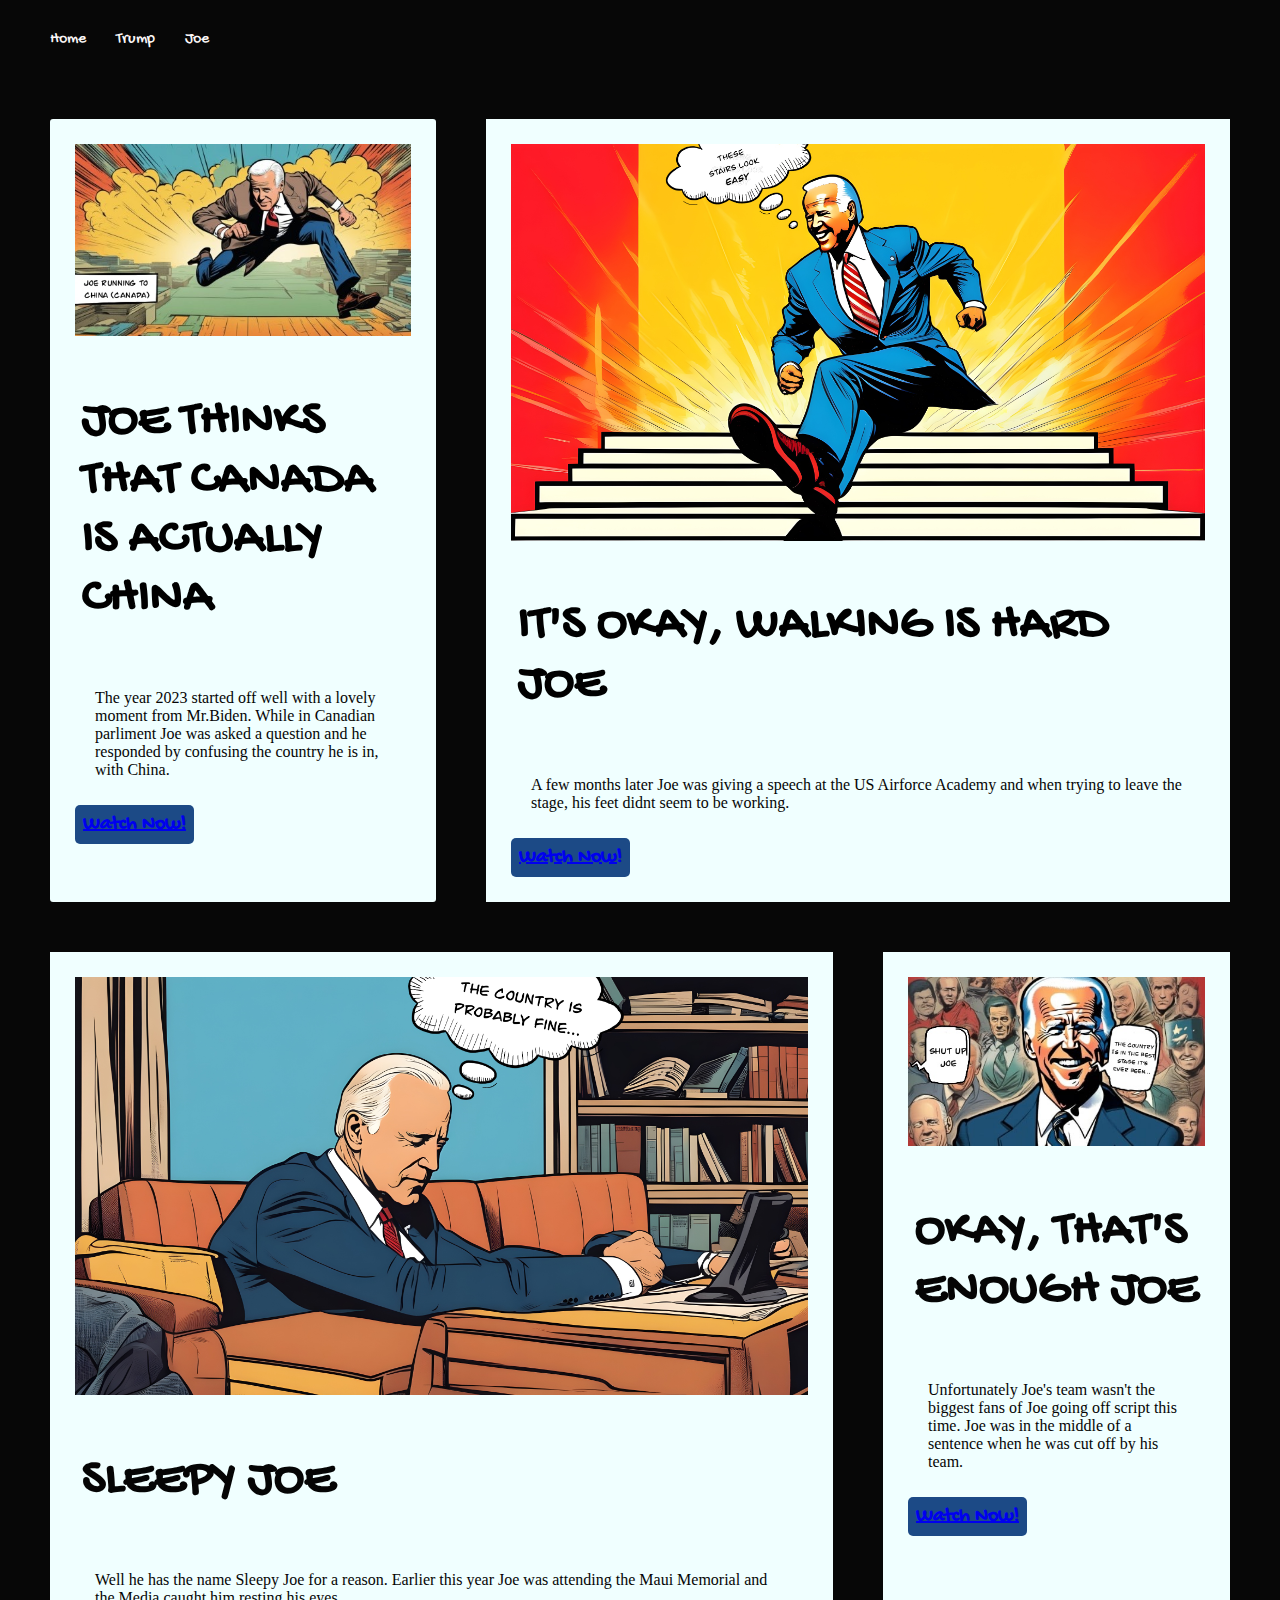
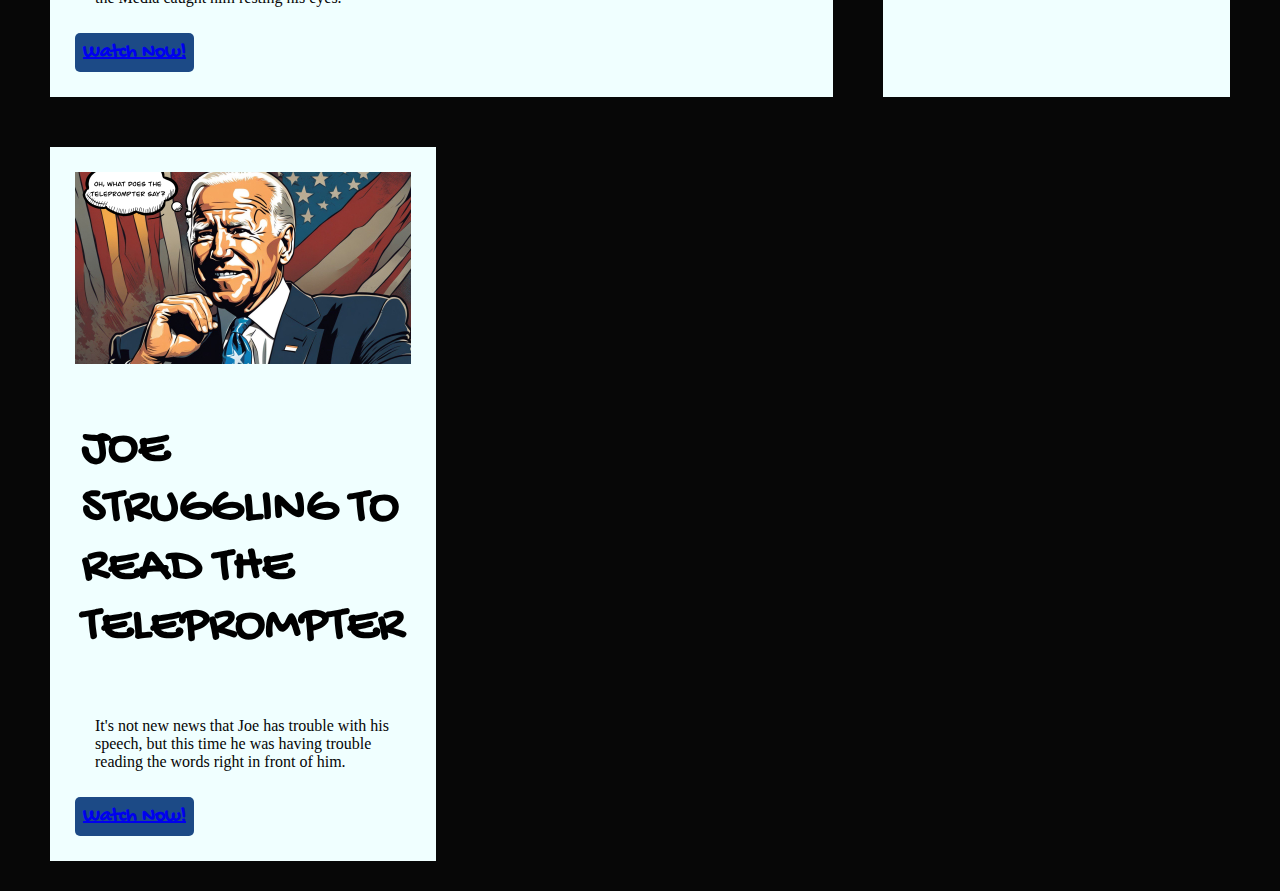
<file: Joe.html>
<!DOCTYPE html>
<html lang="en">

<head>
    <meta charset="UTF-8">
    <title>Assignment 2</title>
    <link rel="preconnect" href="https://fonts.googleapis.com">
    <link rel="preconnect" href="https://fonts.gstatic.com" crossorigin>
    <link href="https://fonts.googleapis.com/css2?family=Gochi+Hand&display=swap" rel="stylesheet">
    <link rel="stylesheet" href="CSS/style.css">
</head>

<body class="background">
    <header class="pg-padding">
        <nav>
            <ul class="primary-nav">
                <li><a href="index.html">Home</a></li>
                <li><a href="Trump.html">Trump</a></li>
                <li><a href="Joe.html">Joe</a></li>
                <link rel="preconnect" href="https://fonts.googleapis.com">
                <link rel="preconnect" href="https://fonts.gstatic.com" crossorigin>
                <link href="https://fonts.googleapis.com/css2?family=Gochi+Hand&display=swap" rel="stylesheet">
            </ul>
        </nav>
    </header>

    <section class="pg-padding grid">
        <div class="patty-e border">
            <img src="Images/joe-china.jpg" alt="1">
            <div>
                <h2>Joe Thinks That Canada is Actually China</h2>
                <p>The year 2023 started off well with a lovely moment from Mr.Biden.
                    While in Canadian parliment Joe was asked a question and he responded
                    by confusing the country he is in, with China.
                </p>
            </div>
            <div class="btn-2">
                <a href="https://www.youtube.com/watch?v=U_kOm8D5U2M" target="_blank">Watch Now!</a>
            </div>
        </div>
        <div class="patty-c">
            <img src="Images/joe-falling.jpg" alt="1">
            <div>
                <h2>It's Okay, Walking is Hard Joe</h2>
                <p>A few months later Joe was giving a speech at the US Airforce Academy
                    and when trying to leave the stage, his feet didnt seem to be working.
                </p>
            </div>
            <div class="btn-2">
                <a href="https://www.youtube.com/watch?v=QbQ_8jmBxTk" target="_blank">Watch Now!</a>
            </div>
        </div>
        <div class="patty-cake">
            <img src="Images/joe-sleepy.jpg">
            <div>
                <h2>Sleepy Joe</h2>
                <p>Well he has the name Sleepy Joe for a reason. Earlier this year Joe
                    was attending the Maui Memorial and the Media caught him resting his eyes.
                </p>
            </div>
            <div class="btn-2">
                <a href="https://www.youtube.com/watch?v=D5JF7PupC58" target="_blank">Watch Now!</a>
            </div>
        </div>
        <div class="patty-b">
            <img src="Images/joe-shush.jpg" alt="1">
            <div>
                <h2>Okay, that's enough Joe</h2>
                <p>Unfortunately Joe's team wasn't the biggest fans of Joe going off script
                    this time. Joe was in the middle of a sentence when he was cut off by his
                    team.
                </p>
            </div>
            <div class="btn-2">
                <a href="https://www.youtube.com/watch?v=Zg25440ledA" target="_blank">Watch Now!</a>
            </div>
        </div>
        <div class="patty-d">
            <img src="Images/joe-teleprompter.jpg" alt="1">
            <div>
                <h2>Joe Struggling to Read the Teleprompter</h2>
                <p>It's not new news that Joe has trouble with his speech, but this time he
                    was having trouble reading the words right in front of him.
                </p>
            </div>
            <div class="btn-2">
                <a href="https://www.youtube.com/watch?v=EJo8THIsRpI" target="_blank">Watch Now!</a>
            </div>
        </div>

    </section>







</body>

</html>
</file>
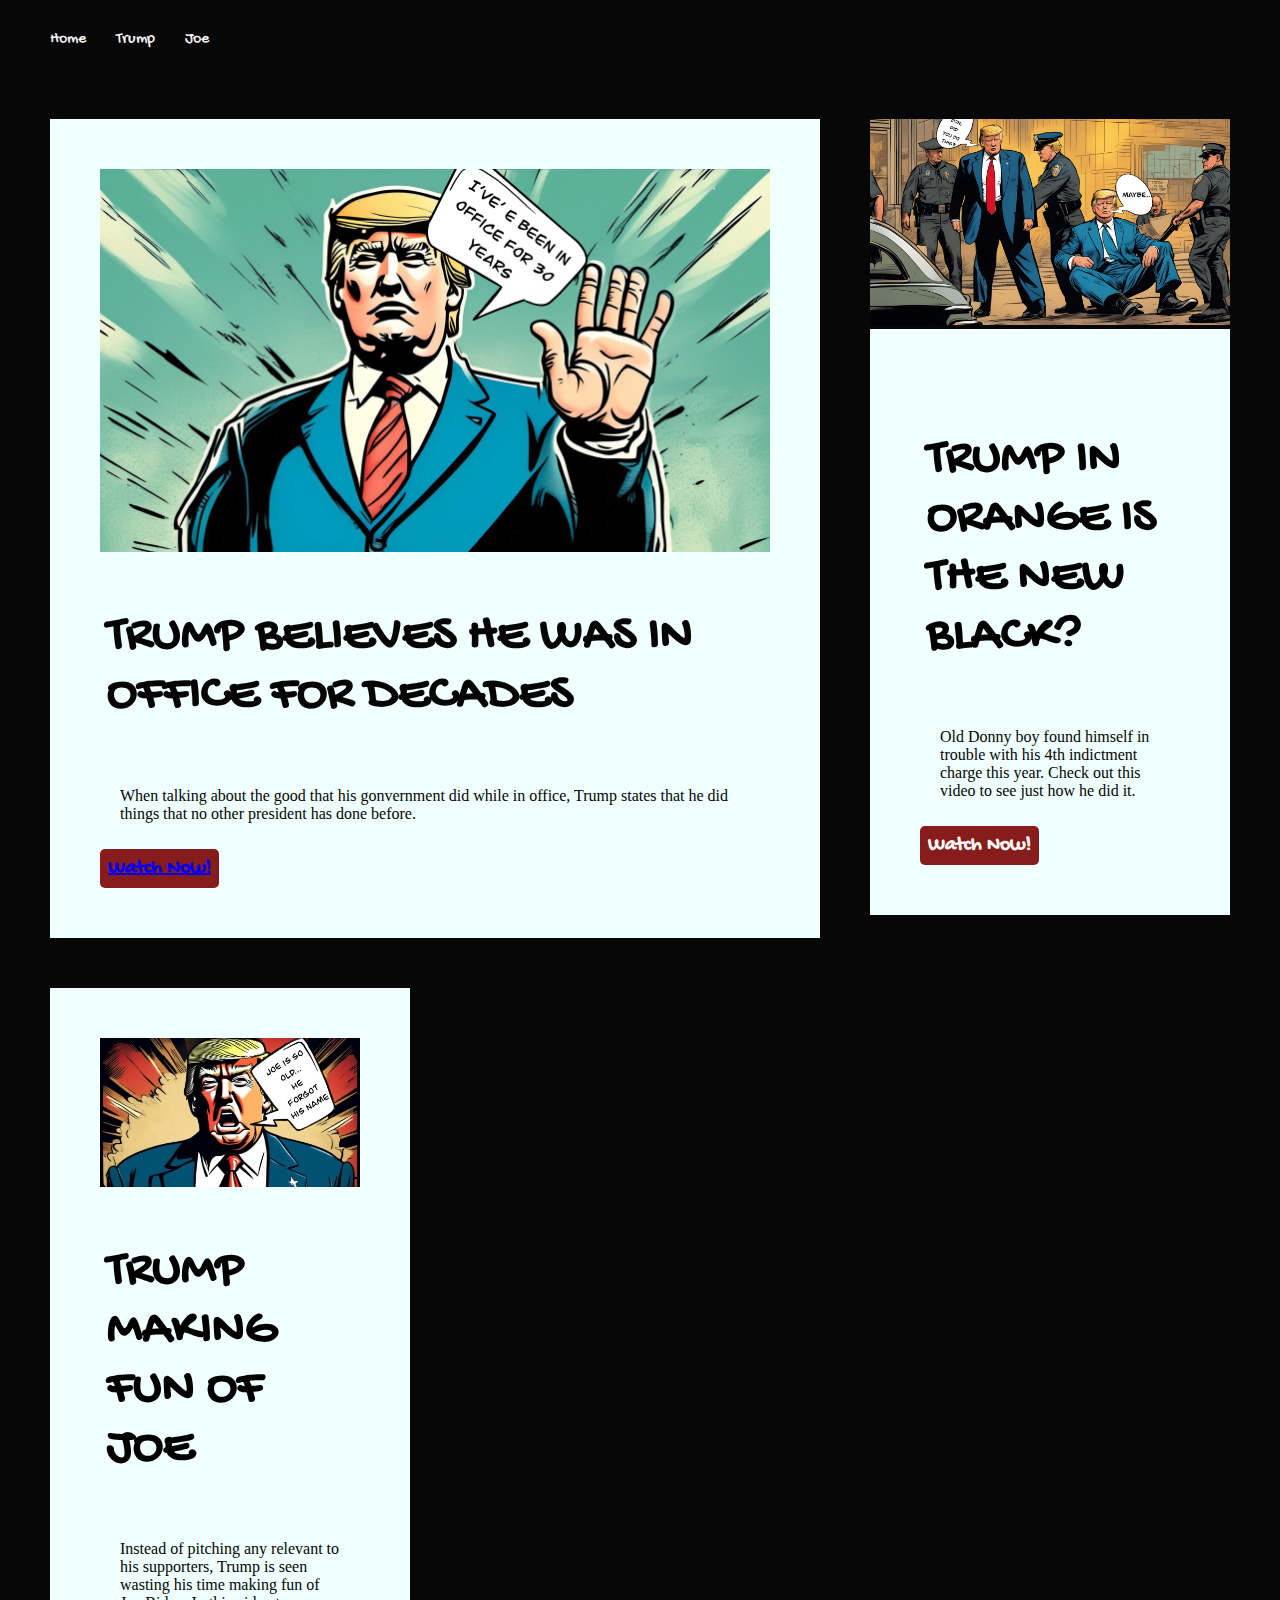
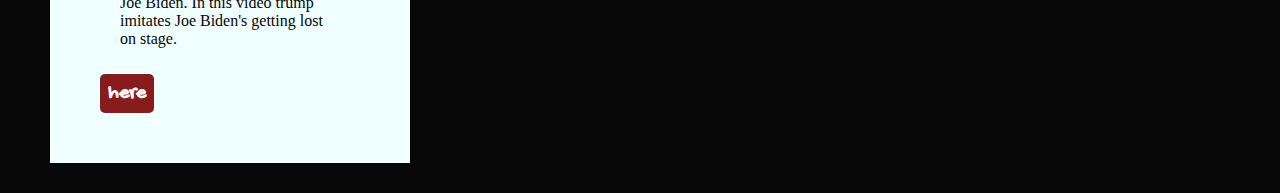
<file: Trump.html>
<!DOCTYPE html>
<html lang="en">

<head>
    <meta charset="UTF-8">
    <title>Assignment 2</title>
    <link rel="stylesheet" href="CSS/style.css">
    <link rel="preconnect" href="https://fonts.googleapis.com">
    <link rel="preconnect" href="https://fonts.gstatic.com" crossorigin>
    <link href="https://fonts.googleapis.com/css2?family=Gochi+Hand&display=swap" rel="stylesheet">
</head>

<body class="background">
    <header class="pg-padding">
        <nav>
            <ul class="primary-nav">
                <li><a href="index.html">Home</a></li>
                <li><a href="Trump.html">Trump</a></li>
                <li><a href="Joe.html">Joe</a></li>
            </ul>
        </nav>
    </header>

    <section class="pg-padding grid">
        <div class="trump-cake">
            <img src="Images/trump-decades (2).jpg">
            <div>
                <h2>Trump Believes he was in Office for Decades</h2>
                <p>When talking about the good that his gonvernment did while in office,
                    Trump states that he did things that no other president has done before.
            </div>
            <div class="btn-1">
                <a href="https://www.youtube.com/watch?v=78kyCw4UGIw&t=20s" target="_blank">Watch Now!</a>
            </div>
        </div>
        <div class="patty-2">
            <img src="Images/trump-prison.jpg">
            <div>
                <h2>Trump in Orange is the New Black?</h2>
                <p>Old Donny boy found himself in trouble with his 4th indictment
                    charge this year. Check out this video to see just how he did it.</p>
                    <div class="btn-container">
                        <a class="btn-1" href="https://www.youtube.com/watch?v=2XFNLfjMu2I" target="_blank">Watch Now!</a>
                    </div>
            </div>
            
        </div>
        <div class="patty-3">
            <img src="Images/trump-chirp.jpg">
            <div>
                <h2>Trump Making Fun of Joe</h2>
                <p>Instead of pitching any relevant to his supporters, Trump is
                    seen wasting his time making fun of Joe Biden. In this video
                    trump imitates Joe Biden's getting lost on stage.
                </p>
                <div class="btn-1 container">
                    <btn-1>here</btn-1>
                </div>
            </div>
        </div>
    </section>

</body>

</html>
                                                                                                                                                                                                                                                                                                                                      
</file>
<file: CSS/style.css>
/*last rule wins! more specific selector wins! */
img {
    max-width: 100%;
}

p {
    color: rgb(5, 5, 5);
    padding: 10px 20px;
    font-family: 'Comic Neue', cursive;
}

body {
    margin: 0;
}

.pg-padding {
    padding: 30px 50px;
    max-width: 1440px;
    margin: auto;
}

.feature {
    display: flex;
    /* display: grid;
    grid-template-columns: 1fr 2fr 3fr; */
    column-span: 2;
}

.feature .pg-padding {
    /* display: grid; */
    grid-template-columns: 1fr 2fr 3fr;
    grid-gap: 30px;
}

h1 {
    font-size: 75px;
    font-weight: 700;
    font-family: "Gochi Hand", cursive;
    color: rgb(252, 252, 252);
    background-color: #000;
}

h2 {
    font-size: 50px;
    font-weight: 700;
    text-transform: uppercase;
    padding: 10px 7px;
    font-family: "Gochi Hand", cursive;
}

h3 {
    font-size: 12px;
    font-family: "Gochi Hand", cursive;
}

h4 {
    font-size: 30px;
    font-weight: 700;
    text-transform: uppercase;
    padding: 10px 7px;
    font-family: "Gochi Hand", cursive;
}

.feature {
    background-image: url(../Images/vs-3.png);
    background-position: center;
    background-size: cover;
    background-repeat: repeat;
    min-height: 90vh;
    text-align: center;
    
}

.grid {
    display: grid;
    grid-template-columns: 1fr 1fr 1fr;
    grid-gap: 50px;
}

.patty-cake {
    grid-column: span 2;
    /* display: grid; */
    grid-template-columns: 1fr 2fr;
    grid-gap: 10px;
    background-color: azure;
    color: rgb(5, 5, 5);
    padding: 25px;
}

.trump-cake {
    grid-column: span 2;
    /* display: grid; */
    grid-template-columns: 1fr 2fr;
    grid-gap: 10px;
    background-color: azure;
    color: rgb(5, 5, 5);
    padding: 50px;
}

.patty-b {
    background-color: azure;
    color: rgb(5, 5, 5);
    padding: 25px;
}

.patty-c {
    grid-column: span 2;
    /* display: grid; */
    grid-template-columns: 1fr 2fr;
    grid-gap: 10px;
    background-color: azure;
    color: black;
    padding: 25px;
}

.patty-d {
    background-color: azure;
    color: black;
    padding: 25px;
}

.patty-e {
    background-color: azure;
    color: #000;
    Padding: 25px;
}

.patty-1 {
    background-color: azure;
    color: #000;
}

.patty-2 > div{
    background-color: azure;
    color: #000;
    padding: 50px;
}

.patty-3 {
    background-color: azure;
    color: #000;
    padding: 50px;
}

.patty-4 {
    background-color: azure;
    color: #000;
}

.patty-5 {
    background-color: azure;
    color: #000;
}

.background {
    background-color: rgb(7, 7, 7);
}

.btn-1 {
    color: rgb(252, 247, 247);
    text-decoration: none;
    background: rgb(134, 28, 28);
    padding: 8px 8px;
    display: inline-block;
    border-radius: 5px;
    font-size: 20px;
    font-weight: 700;
    transition: 1s ease;
    font-family: "Gochi Hand", cursive;
}

.btn-2 {
    color: rgb(252, 247, 247);
    text-decoration: none;
    background: rgb(28, 74, 134);
    padding: 8px 8px;
    display: inline-block;
    border-radius: 5px;
    font-size: 20px;
    font-weight: 700;
    transition: 1s ease;
    font-family: "Gochi Hand", cursive;
}

header {
    display: flex;
    justify-content: space-between;
    align-items: center;
    font-family: "Gochi Hand", cursive;
}

.primary-nav {
    display: flex;
    justify-content: space-between;
    grid-gap: 30px;
    color: #fdfcfc;
}

.border {
    border-radius: 3px;
}

body {
    background: rgb(7, 7, 7);
    color: rgb(252, 247, 247);
}

nav ul {
    padding: 0;
    margin: 0;
    list-style: none;
    margin-bottom: 10px;
}

nav ul a {
    text-decoration: none;
    color: rgb(252, 247, 247);
}

nav ul a:hover {
    color: rgb(153, 0, 255);
}

.btn-1:hover {
    background: rgb(0, 255, 34);
    padding: 15px 15px;
}

.btn-2:hover {
    background: rgb(0, 255, 34);
    padding: 15px 15px;
}

.other-bckgrnd {
    background-color: rgb(28, 74, 134);
    max-width: 30vw;
    min-width: 350px;
    margin: auto;
}

@media screen and (max-width: 800px) {
    .feature h1 {
        font-size: 250%;
    }

    /* shift background from center towards the left by a few pixels */

    .feature {
        background-position: calc(50% - 32px) center;
    }
}

@media screen and (min-width: 1440px) {
    .trump-cake {
        
    }
}
</file>
